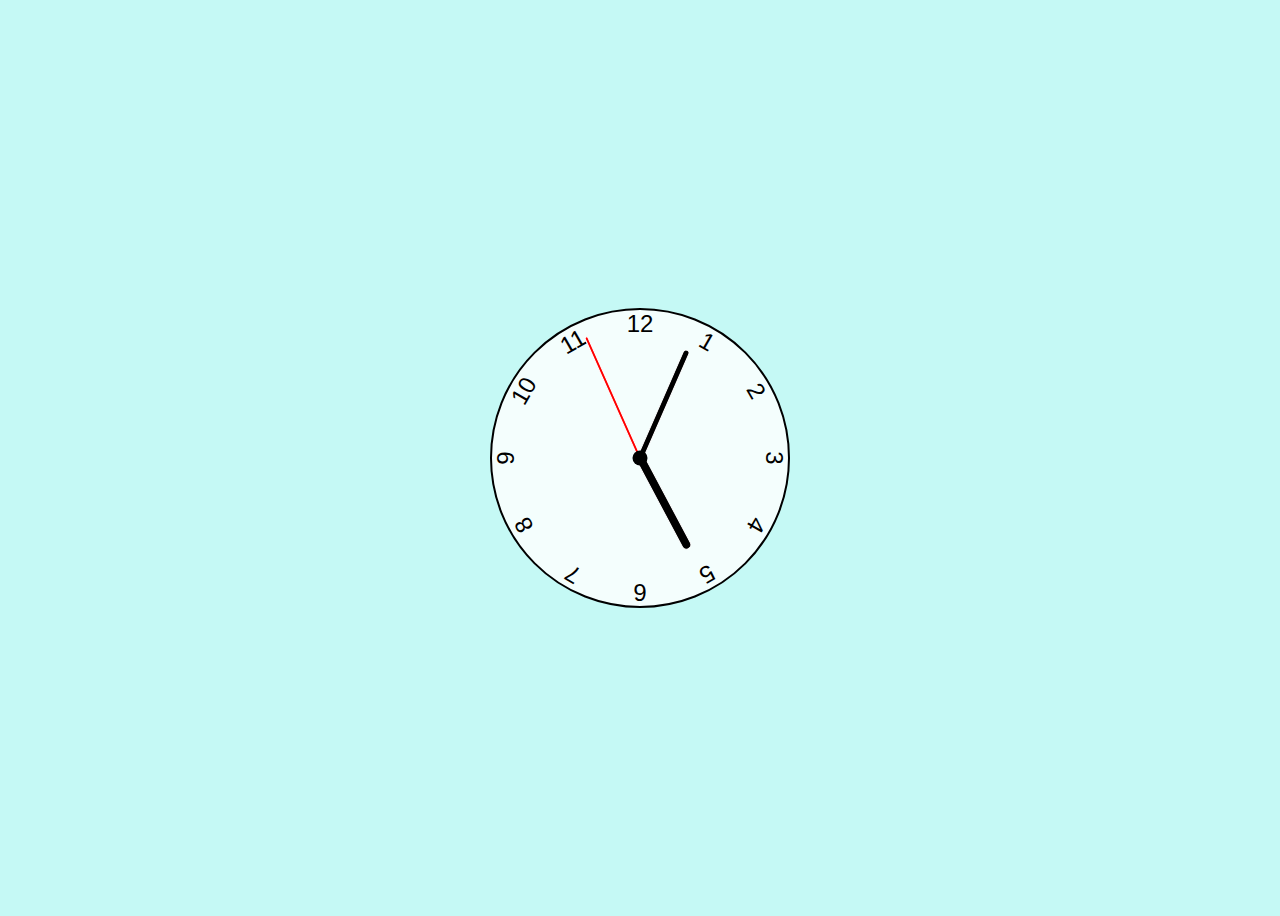
<file: pages/clock.html>
<!DOCTYPE html>
<html lang="en">
<head>
  <meta charset="UTF-8">
  <meta http-equiv="X-UA-Compatible" content="IE=edge">
  <meta name="viewport" content="width=device-width, initial-scale=1.0">
  <link href="../styles/clock-style.css" rel="stylesheet">
  <script defer src="../scripts/clock-script.js"></script>
  <title>Clock</title>
</head>
<body>

  <div class="clock">
    <div class="hand hour" data-hour-hand></div>
    <div class="hand minute" data-minute-hand></div>
    <div class="hand second" data-second-hand></div>
    <div class="number number1">1</div>
    <div class="number number2">2</div>
    <div class="number number3">3</div>
    <div class="number number4">4</div>
    <div class="number number5">5</div>
    <div class="number number6">6</div>
    <div class="number number7">7</div>
    <div class="number number8">8</div>
    <div class="number number9">9</div>
    <div class="number number10">10</div>
    <div class="number number11">11</div>
    <div class="number number12">12</div>
  </div>
</body>
</html>
</file>
<file: styles/clock-style.css>
*, *:after, *:before{
    box-sizing:border-box;
    font-family:sans-serif;
}
body{
    display: flex;
    justify-content: center;
    align-items: center;
    background-color:#C5F9F5;
    min-height: 100vh;
    overflow: hidden;
}
.clock {
    width: 300px;
    height: 300px;
    background-color: rgba(255, 255, 255, .8);
    border-radius: 50%;
    border: 2px solid black;
    position: relative;
  }
.clock .number {
    --rotation: 0;
    position: absolute;
    width: 100%;
    height: 100%;
    text-align: center;
    transform: rotate(var(--rotation));
    font-size: 1.5rem;

}
.clock .hand {
    --rotation: 0;
    position: absolute;
    bottom: 50%;
    left: 50%;
    background-color: black;
    border: 1px solid white;
    border-top-left-radius: 10px;
    border-top-right-radius: 10px; 
    z-index: 10;
    transform-origin: bottom;
    transform: translateX(-50%) rotate(calc(var(--rotation)* 1deg));
}  
.clock::after{
    content: '';
    position: absolute;
    background-color: black;
    z-index: 11;
    width: 15px;
    height: 15px;
    top:50%;
    left:50%;
    border-radius: 50%;
    transform: translate(-50%, -50%);
}

.clock .hand.second {
    width: 4px;
    height: 45%;
    background-color: red;
}
.clock .hand.minute {
    width: 7px;
    height: 40%;
    background-color: black;
}
.clock .hand.hour {
    width: 10px;
    height: 35%;
    background-color: black;
}
  .clock .number1 { --rotation: 30deg; }
  .clock .number2 { --rotation: 60deg; }
  .clock .number3 { --rotation: 90deg; }
  .clock .number4 { --rotation: 120deg; }
  .clock .number5 { --rotation: 150deg; }
  .clock .number6 { --rotation: 180deg; }
  .clock .number7 { --rotation: 210deg; }
  .clock .number8 { --rotation: 240deg; }
  .clock .number9 { --rotation: 270deg; }
  .clock .number10 { --rotation: 300deg; }
  .clock .number11 { --rotation: 330deg; }
</file>
